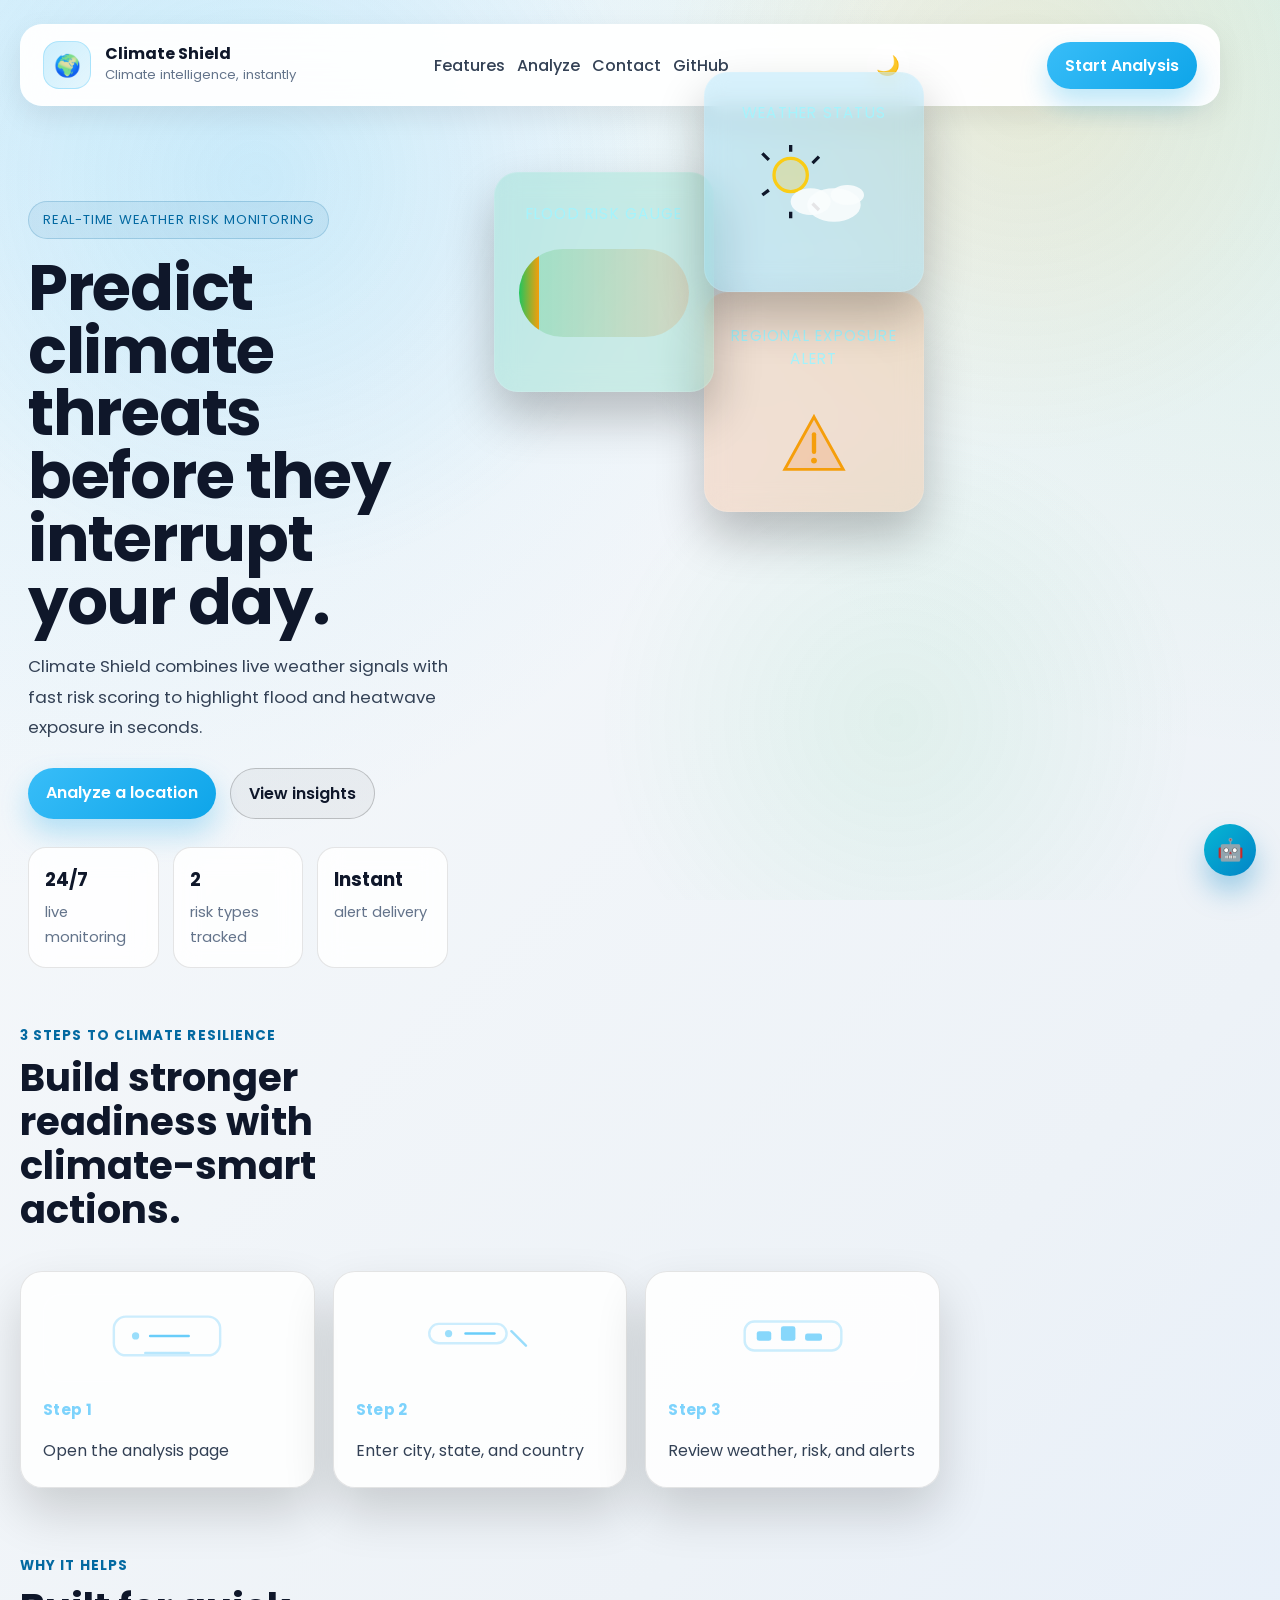
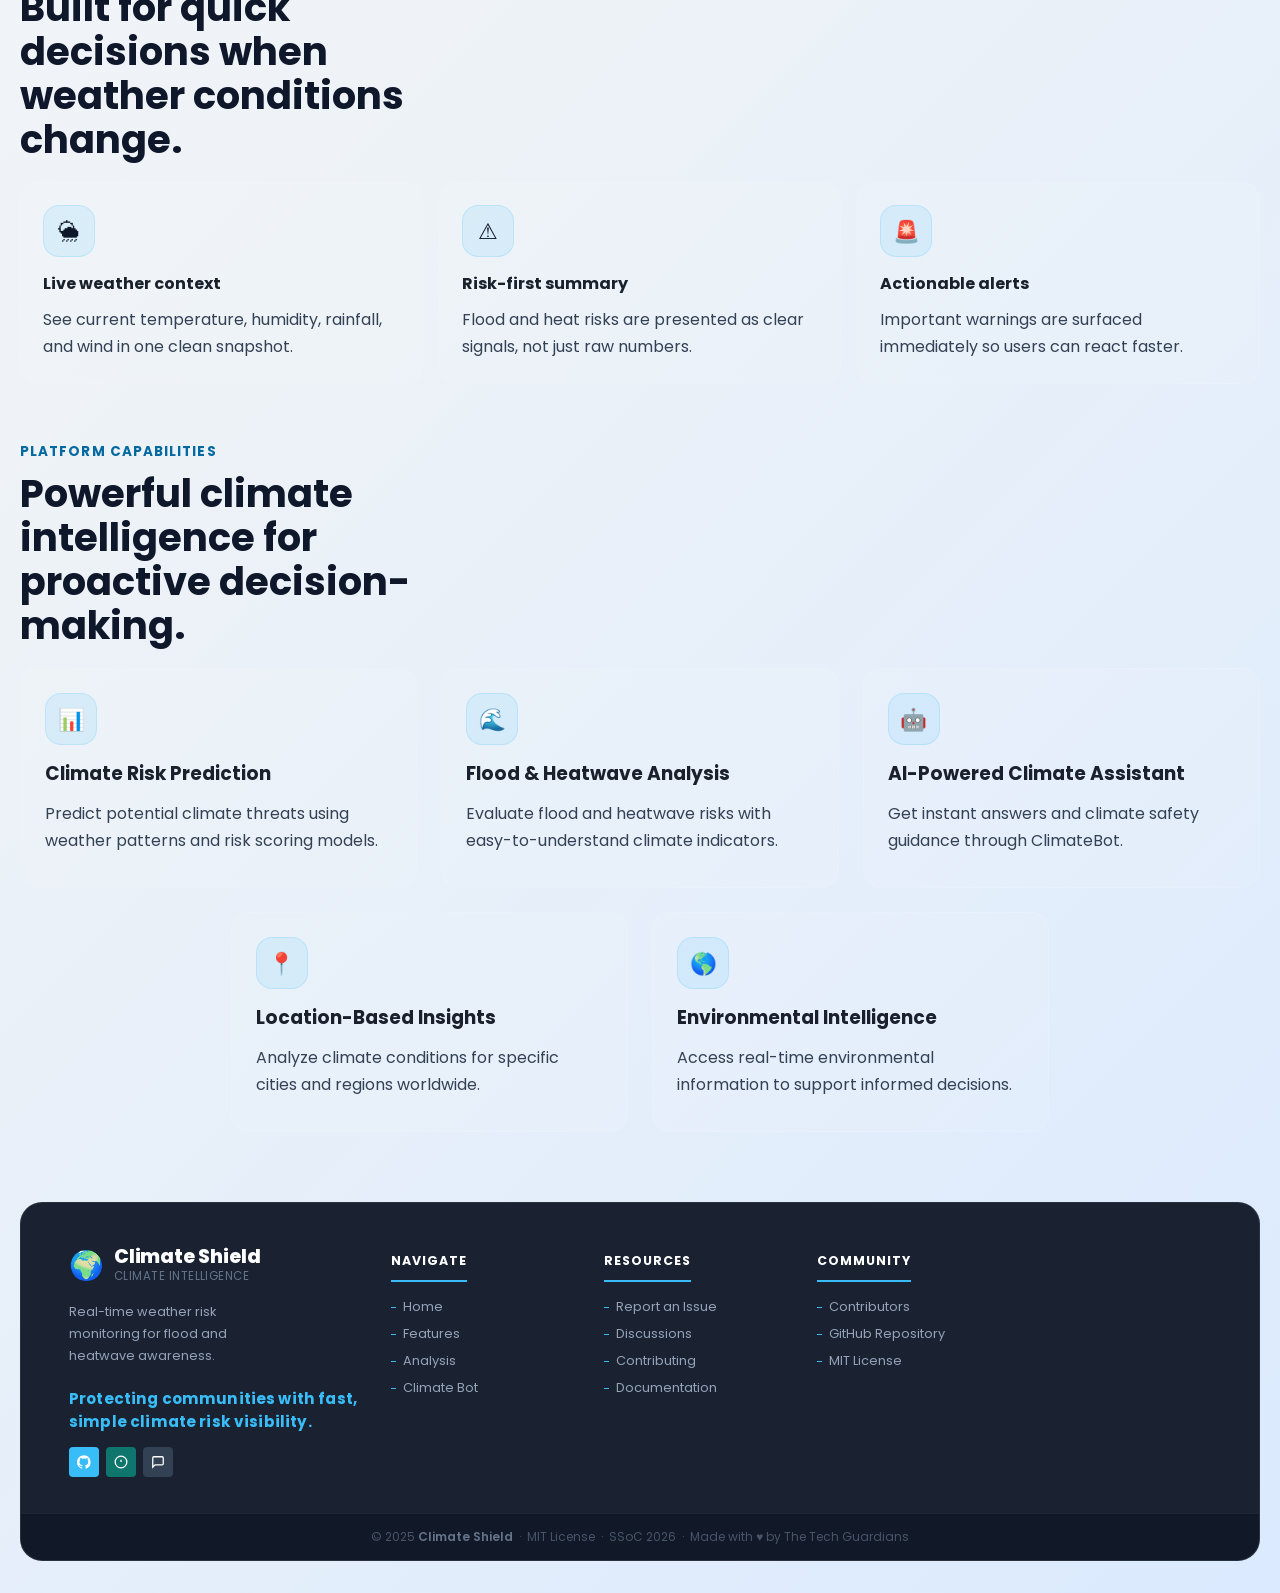
<file: Frontend/index.html>
<!doctype html>
<html lang="en">
  <head>
    <meta charset="UTF-8" />

    <meta name="viewport" content="width=device-width, initial-scale=1.0" />

    <title>Climate Shield | Home</title>

    <link rel="stylesheet" href="style.css" />

    <link rel="preconnect" href="https://fonts.googleapis.com" />

    <link rel="preconnect" href="https://fonts.gstatic.com" crossorigin />

    <link rel="icon" type="image/png" href="favicon.png" />

    <link
      href="https://fonts.googleapis.com/css2?family=Poppins:wght@300;400;500;600;700&display=swap"
      rel="stylesheet"
    />

    <script src="theme.js"></script>
  </head>

  <body>
    <div class="background-overlay"></div>

    <div class="page-shell">
      <nav class="navbar">
        <div class="brand-marks">
        <a class="brand" href="#home">
          <span class="brand-mark">🌍</span>
          <span>
            <strong>Climate Shield</strong>
            <small>Climate intelligence, instantly</small>
          </span>
        </a>
        </div>
        <div class="nav-links">
          <a href="#features">Features</a>
          <a href="Analysis/analysis.html">Analyze</a>
          <a href="#contact">Contact</a>
          <a
            href="https://github.com/thetechguardians/Climate-Shield"
            target="_blank"
            >GitHub</a
          >
        </div>
          <div id="theme-button">
        <button id="theme-toggle" class="theme-toggle" aria-label="Toggle light/dark mode"><span id="theme-icon">☀️</span></button> </div>
        <div id="analysis-button">
        <a class="nav-cta" href="Analysis/analysis.html">Start Analysis</a> </div>
      </nav>
        
      <main id="home" class="container">
        <section class="hero">
          <div class="hero-copy">
            <span class="eyebrow">Real-time weather risk monitoring</span>

            <h1>Predict climate threats before they interrupt your day.</h1>

            <p>
              Climate Shield combines live weather signals with fast risk
              scoring to highlight flood and heatwave exposure in seconds.
            </p>

            <div class="hero-actions">
              <a class="primary-action" href="Analysis/analysis.html"
                >Analyze a location</a
              >
              <a class="secondary-action" href="#features">View insights</a>
            </div>

            <div class="hero-stats">
              <div>
                <strong>24/7</strong>
                <span>live monitoring</span>
              </div>
              <div>
                <strong>2</strong>
                <span>risk types tracked</span>
              </div>
              <div>
                <strong>Instant</strong>
                <span>alert delivery</span>
              </div>
            </div>
          </div>

          <aside class="cs-hero-widget" aria-label="Live status">
            <div class="cs-hero-widget-shell">
              <div class="cs-hero-widget-card cs-hero-widget-card--top">
                <div class="cs-hero-widget-heading">Weather Status</div>
                <div class="cs-hero-widget-weather-icon" aria-hidden="true">
                  <svg viewBox="0 0 72 60" xmlns="http://www.w3.org/2000/svg">
                    <g class="cs-hero-widget-sun" fill="none" stroke="currentColor" stroke-width="2">
                      <circle cx="22" cy="18" r="10" fill="rgba(250, 204, 21, 0.25)" stroke="#facc15" />
                      <path d="M22 4v-4M22 40v4M8.9 8.9L5 5M39 39l-3.9-3.9M8.9 27.1L5 30M39 7l-3.9 3.9" />
                    </g>
                    <g class="cs-hero-widget-cloud" fill="currentColor" opacity="0.9">
                      <ellipse cx="48" cy="36" rx="16" ry="10" fill="rgba(255,255,255,0.9)" />
                      <ellipse cx="34" cy="34" rx="12" ry="8" fill="rgba(255,255,255,0.9)" />
                      <ellipse cx="56" cy="30" rx="10" ry="6" fill="rgba(255,255,255,0.9)" />
                    </g>
                  </svg>
                </div>
                <div class="cs-hero-widget-temp">
                  
                  <div class="cs-hero-widget-temp-meta">
                    
                  </div>
                </div>
              </div>

              <div class="cs-hero-widget-card cs-hero-widget-card--mid">
                <div class="cs-hero-widget-widget-title">Flood Risk Gauge</div>
                <div class="cs-hero-widget-gauge" aria-hidden="true">
                  <div class="cs-hero-widget-gauge-track"></div>
                  <div class="cs-hero-widget-gauge-fill" style="--fill:12%"></div>
                </div>
                <div class="cs-hero-widget-gauge-copy">
                  
                </div>
              </div>

              <div class="cs-hero-widget-card cs-hero-widget-card--bottom">
                <div class="cs-hero-widget-widget-title">REGIONAL EXPOSURE ALERT</div>
                
                <div class="cs-hero-widget-alert-icon" aria-hidden="true">
                  <svg viewBox="0 0 48 48" xmlns="http://www.w3.org/2000/svg">
                    <polygon points="24 4 44 40 4 40" fill="rgba(249, 115, 22, 0.18)" stroke="#f59e0b" stroke-width="2" />
                    <path d="M24 16v12" stroke="#f59e0b" stroke-width="3" stroke-linecap="round" />
                    <circle cx="24" cy="34" r="2" fill="#f59e0b" />
                  </svg>
                </div>
              </div>
            </div>
          </aside>

          <div class="hero-strip">
            <div class="hero-strip-title section-heading">
              <span>3 steps to climate resilience</span>
              <h2>Build stronger readiness with climate-smart actions.</h2>
            </div>

            <article class="hero-step-card">
              <div class="hero-step-card-visual" aria-hidden="true">
                <svg viewBox="0 0 96 52" xmlns="http://www.w3.org/2000/svg">
                  <rect x="4" y="8" width="88" height="32" rx="10" fill="none" stroke="currentColor" stroke-width="2" opacity="0.25" />
                  <circle cx="22" cy="24" r="3" fill="currentColor" opacity="0.5" />
                  <path d="M34 24h32" stroke="currentColor" stroke-width="2" stroke-linecap="round" opacity="0.75" />
                  <path d="M30 38h36" stroke="currentColor" stroke-width="2" stroke-linecap="round" opacity="0.35" />
                </svg>
              </div>
              <strong>Step 1</strong>
              <span>Open the analysis page</span>
            </article>

            <article class="hero-step-card">
              <div class="hero-step-card-visual" aria-hidden="true">
                <svg viewBox="0 0 96 52" xmlns="http://www.w3.org/2000/svg">
                  <rect x="6" y="14" width="64" height="16" rx="8" fill="none" stroke="currentColor" stroke-width="2" opacity="0.25" />
                  <circle cx="22" cy="22" r="3" fill="currentColor" opacity="0.5" />
                  <path d="M36 22h24" stroke="currentColor" stroke-width="2" stroke-linecap="round" opacity="0.75" />
                  <path d="M74 20l12 12" stroke="currentColor" stroke-width="2" stroke-linecap="round" opacity="0.5" />
                </svg>
              </div>
              <strong>Step 2</strong>
              <span>Enter city, state, and country</span>
            </article>

            <article class="hero-step-card">
              <div class="hero-step-card-visual" aria-hidden="true">
                <svg viewBox="0 0 96 52" xmlns="http://www.w3.org/2000/svg">
                  <rect x="8" y="12" width="80" height="24" rx="8" fill="none" stroke="currentColor" stroke-width="2" opacity="0.25" />
                  <rect x="18" y="20" width="12" height="8" rx="2" fill="currentColor" opacity="0.6" />
                  <rect x="38" y="16" width="12" height="12" rx="2" fill="currentColor" opacity="0.6" />
                  <rect x="58" y="22" width="14" height="6" rx="2" fill="currentColor" opacity="0.6" />
                </svg>
              </div>
              <strong>Step 3</strong>
              <span>Review weather, risk, and alerts</span>
            </article>
          </div>
        </section>

        <section id="features" class="feature-section">
          <div class="section-heading">
            <span>Why it helps</span>
            <h2>Built for quick decisions when weather conditions change.</h2>
          </div>

          <div class="feature-grid">
            <article class="feature-card">
              <div class="feature-icon">🌦</div>
              <h3>Live weather context</h3>
              <p>
                See current temperature, humidity, rainfall, and wind in one
                clean snapshot.
              </p>
            </article>

            <article class="feature-card">
              <div class="feature-icon">⚠</div>
              <h3>Risk-first summary</h3>
              <p>
                Flood and heat risks are presented as clear signals, not just
                raw numbers.
              </p>
            </article>

            <article class="feature-card">
              <div class="feature-icon">🚨</div>
              <h3>Actionable alerts</h3>
              <p>
                Important warnings are surfaced immediately so users can react
                faster.
              </p>
            </article>
          </div>
        </section>
        <section class="capabilities-section">
          <div class="section-heading">
            <span>Platform Capabilities</span>
            <h2>
              Powerful climate intelligence for proactive decision-making.
            </h2>
          </div>

          <div class="capability-grid">
            <article class="capability-card">
              <div class="feature-icon">📊</div>
              <h3>Climate Risk Prediction</h3>
              <p>
                Predict potential climate threats using weather patterns and
                risk scoring models.
              </p>
            </article>

            <article class="capability-card">
              <div class="feature-icon">🌊</div>
              <h3>Flood & Heatwave Analysis</h3>
              <p>
                Evaluate flood and heatwave risks with easy-to-understand
                climate indicators.
              </p>
            </article>

            <article class="capability-card">
              <div class="feature-icon">🤖</div>
              <h3>AI-Powered Climate Assistant</h3>
              <p>
                Get instant answers and climate safety guidance through
                ClimateBot.
              </p>
            </article>

            <article class="capability-card">
              <div class="feature-icon">📍</div>
              <h3>Location-Based Insights</h3>
              <p>
                Analyze climate conditions for specific cities and regions
                worldwide.
              </p>
            </article>

            <article class="capability-card">
              <div class="feature-icon">🌎</div>
              <h3>Environmental Intelligence</h3>
              <p>
                Access real-time environmental information to support informed
                decisions.
              </p>
            </article>
          </div>
        </section>
      </main>

      <footer id="contact" style="
        display: block !important;
        background: #1a2232 !important;
        padding: 0 !important;
        margin-top: 30px;
        border-radius: 22px;
        border: 1px solid rgba(255,255,255,0.07);
      ">

        <!-- main footer content -->
        <div style="padding: 44px 48px 36px; display: grid; grid-template-columns: 1.6fr 1fr 1fr 1fr 1fr; gap: 32px; align-items: start;">

          <!-- col 1: brand -->
          <div>
            <div style="display:flex; align-items:center; gap:10px; margin-bottom:16px;">
              <span style="font-size:28px; line-height:1;">🌍</span>
              <div>
                <div style="font-size:1.2rem; font-weight:800; color:#ffffff; letter-spacing:-0.01em; line-height:1;">Climate Shield</div>
                <div style="font-size:0.72rem; color:#64748b; letter-spacing:0.04em; margin-top:2px; text-transform:uppercase;">Climate Intelligence</div>
              </div>
            </div>
            <p style="font-size:0.8rem; color:#94a3b8; line-height:1.7; margin-bottom:20px; max-width:200px;">
              Real-time weather risk monitoring for flood and heatwave awareness.
            </p>
            <!-- phone-style contact -->
            <div style="font-size:0.95rem; font-weight:700; color:#38bdf8; margin-bottom:14px; letter-spacing:0.01em;">
              Protecting communities with fast, simple climate risk visibility.
            </div>
            <!-- social icons row -->
            <div style="display:flex; gap:7px;">
              <a href="https://github.com/thetechguardians/Climate-Shield" target="_blank" rel="noopener"
                 style="width:30px;height:30px;border-radius:4px;background:#38bdf8;display:flex;align-items:center;justify-content:center;text-decoration:none;"
                 onmouseover="this.style.background='#0ea5e9'" onmouseout="this.style.background='#38bdf8'">
                <svg width="14" height="14" fill="white" viewBox="0 0 24 24"><path d="M12 .3a12 12 0 0 0-3.8 23.4c.6.1.8-.3.8-.6v-2c-3.3.7-4-1.6-4-1.6-.6-1.4-1.4-1.8-1.4-1.8-1-.7.1-.7.1-.7 1.2.1 1.8 1.2 1.8 1.2 1 1.8 2.8 1.3 3.5 1 .1-.8.4-1.3.7-1.6-2.7-.3-5.5-1.3-5.5-5.9 0-1.3.5-2.4 1.2-3.2 0-.4-.5-1.6.2-3.2 0 0 1-.3 3.3 1.2a11.5 11.5 0 0 1 6 0C17 4.7 18 5 18 5c.7 1.6.2 2.8.1 3.2.8.8 1.2 1.9 1.2 3.2 0 4.6-2.8 5.6-5.5 5.9.5.4.9 1.2.9 2.3v3.3c0 .3.2.7.8.6A12 12 0 0 0 12 .3"/></svg>
              </a>
              <a href="https://github.com/thetechguardians/Climate-Shield/issues" target="_blank" rel="noopener"
                 style="width:30px;height:30px;border-radius:4px;background:#0f766e;display:flex;align-items:center;justify-content:center;text-decoration:none;"
                 onmouseover="this.style.background='#0d9488'" onmouseout="this.style.background='#0f766e'">
                <svg width="14" height="14" fill="none" stroke="white" stroke-width="2.2" viewBox="0 0 24 24"><circle cx="12" cy="12" r="10"/><line x1="12" y1="8" x2="12" y2="12"/><line x1="12" y1="16" x2="12.01" y2="16"/></svg>
              </a>
              <a href="https://github.com/thetechguardians/Climate-Shield/discussions" target="_blank" rel="noopener"
                 style="width:30px;height:30px;border-radius:4px;background:#334155;display:flex;align-items:center;justify-content:center;text-decoration:none;"
                 onmouseover="this.style.background='#475569'" onmouseout="this.style.background='#334155'">
                <svg width="14" height="14" fill="none" stroke="white" stroke-width="2.2" viewBox="0 0 24 24"><path d="M21 15a2 2 0 0 1-2 2H7l-4 4V5a2 2 0 0 1 2-2h14a2 2 0 0 1 2 2z"/></svg>
              </a>
            </div>
          </div>

          <!-- col 2: navigate -->
          <div>
            <p style="font-size:0.78rem;font-weight:700;color:#ffffff;text-transform:uppercase;letter-spacing:0.08em;margin-bottom:16px;padding-bottom:10px;border-bottom:2px solid #38bdf8;display:inline-block;">Navigate</p>
            <div style="display:flex;flex-direction:column;gap:9px;">
              <a href="#home"                  style="font-size:0.8rem;color:#94a3b8;text-decoration:none;display:flex;align-items:center;gap:7px;transition:color 0.2s;" onmouseover="this.style.color='#38bdf8'" onmouseout="this.style.color='#94a3b8'"><span style="width:5px;height:1.5px;background:#38bdf8;display:inline-block;flex-shrink:0;"></span>Home</a>
              <a href="#features"              style="font-size:0.8rem;color:#94a3b8;text-decoration:none;display:flex;align-items:center;gap:7px;" onmouseover="this.style.color='#38bdf8'" onmouseout="this.style.color='#94a3b8'"><span style="width:5px;height:1.5px;background:#38bdf8;display:inline-block;flex-shrink:0;"></span>Features</a>
              <a href="Analysis/analysis.html" style="font-size:0.8rem;color:#94a3b8;text-decoration:none;display:flex;align-items:center;gap:7px;" onmouseover="this.style.color='#38bdf8'" onmouseout="this.style.color='#94a3b8'"><span style="width:5px;height:1.5px;background:#38bdf8;display:inline-block;flex-shrink:0;"></span>Analysis</a>
              <a href="#chatbot-panel"         style="font-size:0.8rem;color:#94a3b8;text-decoration:none;display:flex;align-items:center;gap:7px;" onmouseover="this.style.color='#38bdf8'" onmouseout="this.style.color='#94a3b8'"><span style="width:5px;height:1.5px;background:#38bdf8;display:inline-block;flex-shrink:0;"></span>Climate Bot</a>
            </div>
          </div>

          <!-- col 3: resources -->
          <div>
            <p style="font-size:0.78rem;font-weight:700;color:#ffffff;text-transform:uppercase;letter-spacing:0.08em;margin-bottom:16px;padding-bottom:10px;border-bottom:2px solid #38bdf8;display:inline-block;">Resources</p>
            <div style="display:flex;flex-direction:column;gap:9px;">

              <a href="https://github.com/thetechguardians/Climate-Shield/issues" target="_blank" rel="noopener"
                 style="font-size:0.8rem;color:#94a3b8;text-decoration:none;display:flex;align-items:center;gap:7px;" onmouseover="this.style.color='#38bdf8'" onmouseout="this.style.color='#94a3b8'"><span style="width:5px;height:1.5px;background:#38bdf8;display:inline-block;flex-shrink:0;"></span>Report an Issue</a>
              <a href="https://github.com/thetechguardians/Climate-Shield/discussions" target="_blank" rel="noopener"
                 style="font-size:0.8rem;color:#94a3b8;text-decoration:none;display:flex;align-items:center;gap:7px;" onmouseover="this.style.color='#38bdf8'" onmouseout="this.style.color='#94a3b8'"><span style="width:5px;height:1.5px;background:#38bdf8;display:inline-block;flex-shrink:0;"></span>Discussions</a>
              <a href="https://github.com/thetechguardians/Climate-Shield/blob/main/CONTRIBUTING.md" target="_blank" rel="noopener"
                 style="font-size:0.8rem;color:#94a3b8;text-decoration:none;display:flex;align-items:center;gap:7px;" onmouseover="this.style.color='#38bdf8'" onmouseout="this.style.color='#94a3b8'"><span style="width:5px;height:1.5px;background:#38bdf8;display:inline-block;flex-shrink:0;"></span>Contributing</a>
              <a href="https://github.com/thetechguardians/Climate-Shield/blob/main/README.md" target="_blank" rel="noopener"
                 style="font-size:0.8rem;color:#94a3b8;text-decoration:none;display:flex;align-items:center;gap:7px;" onmouseover="this.style.color='#38bdf8'" onmouseout="this.style.color='#94a3b8'"><span style="width:5px;height:1.5px;background:#38bdf8;display:inline-block;flex-shrink:0;"></span>Documentation</a>
            </div>
          </div>

          

          <!-- col 4: Community -->
          <div>
            <p style="font-size:0.78rem;font-weight:700;color:#ffffff;text-transform:uppercase;letter-spacing:0.08em;margin-bottom:16px;padding-bottom:10px;border-bottom:2px solid #38bdf8;display:inline-block;">Community</p>
            <div style="display:flex;flex-direction:column;gap:9px;">
             
              <a href="https://github.com/thetechguardians/Climate-Shield/graphs/contributors" style="font-size:0.8rem;color:#94a3b8;text-decoration:none;display:flex;align-items:center;gap:7px;" onmouseover="this.style.color='#38bdf8'" onmouseout="this.style.color='#94a3b8'"><span style="width:5px;height:1.5px;background:#38bdf8;display:inline-block;flex-shrink:0;"></span>Contributors</a>
                            <a href="https://github.com/thetechguardians/Climate-Shield" target="_blank" rel="noopener"
                 style="font-size:0.8rem;color:#94a3b8;text-decoration:none;display:flex;align-items:center;gap:7px;" onmouseover="this.style.color='#38bdf8'" onmouseout="this.style.color='#94a3b8'"><span style="width:5px;height:1.5px;background:#38bdf8;display:inline-block;flex-shrink:0;"></span>GitHub Repository</a>
              <a href="https://github.com/thetechguardians/Climate-Shield/blob/main/LICENSE" target="_blank" rel="noopener"
                 style="font-size:0.8rem;color:#94a3b8;text-decoration:none;display:flex;align-items:center;gap:7px;" onmouseover="this.style.color='#38bdf8'" onmouseout="this.style.color='#94a3b8'"><span style="width:5px;height:1.5px;background:#38bdf8;display:inline-block;flex-shrink:0;"></span>MIT License</a>
            </div>
          </div>

        </div><!-- /main grid -->

        <!-- copyright bar — darker strip like IQMS -->
        <div style="background:#111827; border-top:1px solid rgba(255,255,255,0.06); padding:14px 48px; display:flex; align-items:center; justify-content:center; border-radius:0 0 22px 22px;">
          <p style="font-size:0.75rem; color:#475569; margin:0; text-align:center;">
            &copy; 2025 <strong style="color:#64748b; font-weight:600;">Climate Shield</strong>
            &nbsp;&middot;&nbsp; MIT License
            &nbsp;&middot;&nbsp; SSoC 2026
            &nbsp;&middot;&nbsp; Made with &#9829; by The Tech Guardians
          </p>
        </div>

        <!-- responsive styles -->
        <style>
          @media (max-width: 1024px) {
            #contact > div:first-of-type {
              grid-template-columns: 1fr 1fr 1fr !important;
            }
          }
          @media (max-width: 700px) {
            #contact > div:first-of-type {
              grid-template-columns: 1fr 1fr !important;
              padding: 32px 24px 28px !important;
            }
            #contact > div:last-of-type {
              padding-left: 24px !important;
              padding-right: 24px !important;
            }
          }
          @media (max-width: 480px) {
            #contact > div:first-of-type {
              grid-template-columns: 1fr !important;
            }
          }
        </style>

      </footer>

      <button
        id="chatbot-toggle"
        class="chatbot-toggle"
        type="button"
        aria-controls="chatbot-panel"
        aria-expanded="false"
        aria-label="Open ClimateBot"
        title="Open ClimateBot"
      >
        🤖
      </button>

      <section
        id="chatbot-panel"
        class="chatbot-panel hidden"
        aria-label="ClimateBot chat panel"
      >
        <div class="chatbot-header">
          <div>
            <strong>ClimateBot Assistant</strong>
            <small
              >Ask about floods, heatwaves, cyclones, and climate change.</small
            >
          </div>
          <button
            id="chatbot-close"
            class="chatbot-close"
            type="button"
            aria-label="Close chatbot"
          >
            ✕
          </button>
        </div>

        <div id="chatbot-messages" class="chatbot-messages">
          <div class="chatbot-message bot-message">
            Hello, I am ClimateBot. Ask me any climate safety question.
          </div>
        </div>

        <form id="chatbot-form" class="chatbot-form">
          <input
            id="chatbot-input"
            type="text"
            placeholder="Type your question..."
            autocomplete="off"
          />
          <button type="submit">Send</button>
        </form>

        <div id="chatbot-status" class="chatbot-status hidden"></div>
      </section>
    </div>

    <script src="script.js"></script>
    <script src="chatbot.js"></script>
</body>
</html>
</file>
<file: Frontend/style.css>
* {
  margin: 0;
  padding: 0;
  box-sizing: border-box;
  font-family: "Poppins", sans-serif;
}

:root {
  --bg-primary:    #0f1117;
  --bg-secondary:  #161b27;
  --bg-card:       #1a1f2e;
  --text-primary:  #ffffff;
  --text-muted:    #8892a4;
  --text-heading:  #e2e8f0;
  --border-color:  rgba(255, 255, 255, 0.1);
  --border-strong: rgba(255, 255, 255, 0.2);
  --shadow-color:  rgba(0, 0, 0, 0.4);
  --input-bg:      #1a1f2e;
  --btn-bg:        rgba(255, 255, 255, 0.07);
  --btn-hover:     rgba(255, 255, 255, 0.12);
  --bg-0: #020617;
  --bg-1: #0f172a;
  --bg-2: #1e293b;
  --panel: rgba(255, 255, 255, 0.08);
  --panel-strong: rgba(255, 255, 255, 0.12);
  --text: #f8fafc;
  --muted: #cbd5e1;
  --muted-2: #94a3b8;
  --accent: #38bdf8;
  --accent-2: #0ea5e9;
  --success: #22c55e;
  --danger: #ef4444;
  --warning: #f59e0b;
  --shadow: 0 24px 60px rgba(0, 0, 0, 0.35);
}

[data-theme="light"] {
  --bg-primary:    #f4f6fa;
  --bg-secondary:  #eaecf2;
  --bg-card:       #ffffff;
  --text-primary:  #0f1117;
  --text-muted:    #5a6475;
  --text-heading:  #1a202c;
  --border-color:  rgba(0, 0, 0, 0.1);
  --border-strong: rgba(0, 0, 0, 0.2);
  --shadow-color:  rgba(0, 0, 0, 0.1);
  --input-bg:      #ffffff;
  --btn-bg:        rgba(0, 0, 0, 0.04);
  --btn-hover:     rgba(0, 0, 0, 0.08);
  --bg-0:          #f8fafc;
  --bg-1:          #edf2f7;
  --bg-2:          #dbeafe;
  --panel:         rgba(255, 255, 255, 0.85);
  --panel-strong:  rgba(255, 255, 255, 0.95);
  --text:          #0f172a;
  --muted:         #334155;
  --muted-2:       #64748b;
  --shadow:        0 10px 30px rgba(0, 0, 0, 0.08);
}

.theme-toggle {
  width: 42px;
  height: 42px;
  border-radius: 50%;
  border: none;
  cursor: pointer;
  font-size: 1.2rem;
  background: var(--panel);
  color: var(--text);
  display: flex;
  align-items: center;
  justify-content: center;
}

.theme-toggle:hover {
  transform: scale(1.05);
}

html {
  scroll-behavior: smooth;
}

body {
  min-height: 100vh;
  color: var(--text);
  background:
    radial-gradient(
      circle at top left,
      rgba(56, 189, 248, 0.16),
      transparent 26%
    ),
    radial-gradient(
      circle at top right,
      rgba(34, 197, 94, 0.1),
      transparent 22%
    ),
    linear-gradient(135deg, var(--bg-0), var(--bg-1), var(--bg-2));
  overflow-x: hidden;
}

body::before {
  content: "";
  position: fixed;
  inset: 0;
  background-image:
    linear-gradient(rgba(255, 255, 255, 0.025) 1px, transparent 1px),
    linear-gradient(90deg, rgba(255, 255, 255, 0.025) 1px, transparent 1px);
  background-size: 64px 64px;
  pointer-events: none;
  opacity: 0.4;
}

.background-overlay {
  position: fixed;
  inset: 0;
  background:
    radial-gradient(
      circle at 20% 20%,
      rgba(56, 189, 248, 0.14),
      transparent 32%
    ),
    radial-gradient(
      circle at 80% 10%,
      rgba(245, 158, 11, 0.1),
      transparent 28%
    ),
    radial-gradient(circle at 70% 80%, rgba(34, 197, 94, 0.08), transparent 26%);
  z-index: -1;
}

.page-shell {
  position: relative;
  z-index: 1;
  width: min(1240px, calc(100% - 32px));
  margin: 0 auto;
  padding: 24px 0 32px;
}

.navbar {
  display: flex;
  align-items: center;
  position:fixed;
  z-index: 2;
  justify-content: space-between;
  gap: 20px;
  padding: 16px 22px;
  flex-wrap: wrap;
  border: 1px solid rgba(255, 255, 255, 0.12);
  border-radius: 22px;
  background: var(--panel-strong);
  backdrop-filter: blur(18px);
  box-shadow: var(--shadow);
  margin-bottom: 28px;
   width: calc(100% - 32px);
  max-width: 1200px;         /* caps it on large screens */
  margin: 0 auto; 
}

body.light-mode .navbar {
  background: rgba(255, 255, 255, 0.35);
  backdrop-filter: blur(20px);
  border: 1px solid rgba(0, 0, 0, 0.08);
}

.brand {
  display: flex;
  align-items: center;
  gap: 14px;
  text-decoration: none;
  color: var(--text);
  min-width: 0;
}

.brand-mark {
  width: 48px;
  height: 48px;
  display: grid;
  place-items: center;
  border-radius: 16px;
  background: linear-gradient(
    135deg,
    rgba(56, 189, 248, 0.24),
    rgba(14, 165, 233, 0.1)
  );
  border: 1px solid rgba(56, 189, 248, 0.28);
  font-size: 1.35rem;
  flex: 0 0 auto;
}

.brand strong {
  display: block;
  font-size: 1rem;
  line-height: 1.1;
}

.brand small {
  display: block;
  color: var(--muted-2);
  font-size: 0.82rem;
  margin-top: 2px;
}

.nav-links {
  display: flex;
  align-items: center;
  justify-content: center;
  gap: 12px;
  flex-wrap: nowrap;
}

.nav-links a,
.footer-links a {
  color: var(--muted);
  text-decoration: none;
  font-weight: 500;
  transition:
    color 0.2s ease,
    transform 0.2s ease;
}

.nav-links a:hover,
.footer-links a:hover,
.contact-links a:hover {
  color: white;
  transform: translateY(-1px);
}

.nav-cta,
.primary-action,
.secondary-action {
  text-decoration: none;
  font-weight: 600;
  border-radius: 999px;
  padding: 12px 18px;
  transition:
    transform 0.2s ease,
    box-shadow 0.2s ease,
    background 0.2s ease;
  white-space: nowrap;
}

.nav-cta,
.primary-action {
  color: white;
  background: linear-gradient(135deg, var(--accent), var(--accent-2));
  box-shadow: 0 14px 28px rgba(14, 165, 233, 0.28);
}

.secondary-action {
  color: var(--text);
  background: var(--btn-bg);
  border: 1px solid var(--border-strong);
}

.nav-cta:hover,
.primary-action:hover,
.secondary-action:hover {
  transform: translateY(-2px);
}

.container {
  width: 100%;
}

.hero {
  display: grid;
  grid-template-columns: minmax(0, 1fr);
  gap: 24px;
  align-items: start;
  padding: 18px 0 34px;
  max-width: 920px;
}

.hero-copy {
  margin-top: 15vh;
  padding: 24px 8px;
}

.cs-hero-widget-shell {
  position: relative;
  min-height: 420px;
  width: 100%;
  max-width: 400px;
}

.cs-hero-widget-card {
  position: absolute;
  top: 0;
  right: 0;
  width: 260px;
  height: 260px;
  padding: 24px;
  border-radius: 24px;
  background: rgba(15, 23, 42, 0.72);
  border: 1px solid rgba(255, 255, 255, 0.1);
  box-shadow: 0 24px 48px rgba(0, 0, 0, 0.24);
  backdrop-filter: blur(12px);
  -webkit-backdrop-filter: blur(12px);
  color: var(--text);
  display: grid;
  align-items: center;
  justify-items: center;
  text-align: center;
}

.cs-hero-widget-card--top {
  top: 30px;
  right: 16px;
  z-index: 3;
  width: 220px;
  height: 220px;
  background: rgba(14, 165, 233, 0.16);
}

.cs-hero-widget-card--mid {
  top: 130px;
  left: 14px;
  right: auto;
  z-index: 2;
  width: 220px;
  height: 220px;
  background: rgba(16, 185, 129, 0.16);
}

.cs-hero-widget-card--bottom {
  top: 250px;
  right: 16px;
  left: auto;
  z-index: 1;
  width: 220px;
  height: 220px;
  background: rgba(249, 115, 22, 0.16);
}

.cs-hero-widget-heading,
.cs-hero-widget-widget-title {
  font-size: 0.95rem;
  letter-spacing: 0.08em;
  text-transform: uppercase;
  color: #a5f3fc;
  margin-bottom: 14px;
}

.cs-hero-widget-temp {
  display: grid;
  gap: 18px;
}

.cs-hero-widget-temp-value {
  font-size: clamp(2.6rem, 4vw, 3.8rem);
  font-weight: 700;
  line-height: 0.95;
}

.cs-hero-widget-temp-meta {
  display: inline-flex;
  align-items: center;
  gap: 10px;
  color: var(--muted);
  font-size: 0.96rem;
}

.cs-hero-widget-weather-icon {
  width: 100%;
  display: grid;
  place-items: center;
  margin-bottom: 12px;
}

.cs-hero-widget-weather-icon svg {
  width: 120px;
  height: auto;
}

.cs-hero-widget-sun {
  transform-origin: center;
  animation: cs-sun-glow 5s ease-in-out infinite;
}

.cs-hero-widget-cloud {
  transform-origin: center;
  animation: cs-cloud-float 6s ease-in-out infinite;
}

.cs-hero-widget-temp-meta svg {
  width: 24px;
  height: 24px;
  color: #facc15;
}

.cs-hero-widget-gauge {
  position: relative;
  width: 100%;
  height: 88px;
  border-radius: 999px;
  background: rgba(255, 255, 255, 0.05);
  overflow: hidden;
}

.cs-hero-widget-gauge-track {
  position: absolute;
  inset: 0;
  background: linear-gradient(90deg, rgba(34, 197, 94, 0.24), rgba(248, 113, 20, 0.16));
}

.cs-hero-widget-gauge-fill {
  position: absolute;
  inset: 0;
  width: var(--fill);
  background: linear-gradient(90deg, #22c55e, #f59e0b);
  clip-path: inset(0 0 0 0 round 999px);
  transition: width 0.4s ease;
  animation: cs-gauge-slide 12s ease-in-out infinite alternate;
}

.cs-hero-widget-gauge-copy {
  display: flex;
  justify-content: space-between;
  gap: 12px;
  margin-top: 14px;
  color: var(--muted);
  font-size: 0.95rem;
}

.cs-hero-widget-gauge-copy strong {
  font-size: 1.1rem;
  color: #ffffff;
}

.cs-hero-widget-alert-pill {
  display: inline-flex;
  align-items: center;
  justify-content: center;
  padding: 12px 14px;
  margin-bottom: 14px;
  border-radius: 999px;
  color: #f97316;
  background: rgba(249, 115, 22, 0.12);
  border: 1px solid rgba(249, 115, 22, 0.18);
  font-weight: 700;
  letter-spacing: 0.04em;
}

.cs-hero-widget-card--bottom p {
  margin: 0;
  color: var(--muted);
  line-height: 1.8;
  font-size: 0.96rem;
}

.cs-hero-widget-alert-icon {
  display: grid;
  place-items: center;
  margin-top: 14px;
  width: 70px;
  height: 70px;
  animation: cs-alert-pulse 1.8s ease-in-out infinite;
}

.cs-hero-widget-alert-icon svg {
  width: 100%;
  height: auto;
}

@keyframes cs-alert-pulse {
  0%, 100% { transform: scale(1); opacity: 0.92; }
  50% { transform: scale(1.08); opacity: 1; }
}

@keyframes cs-wave {
  0%, 100% { opacity: 0.45; transform: scaleY(1); }
  50% { opacity: 1; transform: scaleY(1.4); }
}

@keyframes cs-sun-glow {
  0%, 100% { transform: scale(1); opacity: 0.85; }
  50% { transform: scale(1.08); opacity: 1; }
}

@keyframes cs-cloud-float {
  0%, 100% { transform: translateX(0); }
  50% { transform: translateX(6px); }
}

@keyframes cs-gauge-slide {
  0% {
    width: var(--fill);
  }
  100% {
    width: 100%;
  }
}

.hero-strip {
  grid-column: 1 / -1;
  display: grid;
  grid-template-columns: repeat(3, minmax(0, 1fr));
  gap: 18px;
  padding: 10px 0 0;
  align-items: start;
  width: 100%;
}

.hero-step-card {
  display: grid;
  grid-template-rows: auto 1fr;
  gap: 16px;
  padding: 22px;
  border-radius: 22px;
  background: var(--panel);
  border: 1px solid var(--border-color);
  box-shadow: 0 24px 50px rgba(0, 0, 0, 0.16);
  min-height: 190px;
}

@media (min-width: 980px) {
  .hero {
    grid-template-columns: minmax(0, 1.35fr) minmax(360px, 460px);
  }

  .cs-hero-widget {
    padding: 0;
    justify-self: end;
    width: 100%;
  }

  .cs-hero-widget-shell {
    max-width: 460px;
  }
}

@media (max-width: 980px) {
  .cs-hero-widget-shell {
    min-height: auto;
  }

  .cs-hero-widget-card,
  .cs-hero-widget-card--top,
  .cs-hero-widget-card--mid,
  .cs-hero-widget-card--bottom {
    position: relative;
    left: auto;
    right: auto;
    top: auto;
    transform: none;
    width: 100%;
    max-width: 320px;
    height: auto;
    margin: 0 auto 18px;
    padding: 22px;
    border-radius: 28px;
  }

  .cs-hero-widget-card--mid,
  .cs-hero-widget-card--bottom {
    right: auto;
  }
}

.hero-copy h1 {
  font-size: clamp(2.6rem, 5vw, 5rem);
  line-height: 0.98;
  letter-spacing: -0.02em;
  max-width: 10.5ch;
}

.hero-copy p {
  margin-top: 18px;
  max-width: 58ch;
  font-size: 1.05rem;
  line-height: 1.8;
  color: var(--muted);
}

.hero-actions {
  display: flex;
  gap: 14px;
  flex-wrap: wrap;
  margin-top: 26px;
}

.hero-stats {
  display: grid;
  grid-template-columns: repeat(3, minmax(0, 1fr));
  gap: 14px;
  margin-top: 28px;
}

.hero-stats div {
  padding: 18px 16px;
  border-radius: 18px;
  background: var(--panel);
  border: 1px solid var(--border-color);
  backdrop-filter: blur(12px);
}

.hero-stats strong {
  display: block;
  font-size: 1.15rem;
  margin-bottom: 6px;
}

.hero-stats span {
  color: var(--muted-2);
  font-size: 0.92rem;
}

.hero-strip {
  display: grid;
  grid-template-columns: repeat(3, minmax(0, 1fr));
  gap: 18px;
  padding: 10px 0 0;
  align-items: start;
  width: 100%;
}

.hero-strip-title {
  grid-column: 1 / -1;
  padding: 0;
}

.hero-step-card {
  display: grid;
  grid-template-rows: auto 1fr;
  gap: 16px;
  padding: 22px;
  border-radius: 22px;
  background: var(--panel);
  border: 1px solid var(--border-color);
  box-shadow: 0 24px 50px rgba(0, 0, 0, 0.16);
  min-height: 190px;
}

.hero-step-card strong {
  display: block;
  color: #7dd3fc;
  font-size: 0.95rem;
  letter-spacing: 0.02em;
}

.hero-step-card span {
  color: var(--muted);
  line-height: 1.7;
}

.hero-step-card-visual {
  display: flex;
  align-items: center;
  justify-content: center;
  padding: 12px;
  border-radius: 18px;
  background: rgba(255, 255, 255, 0.06);
  border: 1px solid rgba(255, 255, 255, 0.1);
}

.hero-step-card-visual svg {
  width: 100%;
  max-width: 116px;
  height: auto;
  color: var(--accent);
}

.hero-step-card:last-child {
  align-self: start;
}

.full-width-action {
  justify-self: stretch;
  display: inline-flex;
  justify-content: center;
  align-items: center;
}

.feature-section {
  padding: 34px 0 18px;
}

.capabilities-section {
  padding: 40px 0;
}

.capability-grid {
  display: grid;
  grid-template-columns: repeat(6, 1fr);
  gap: 24px;
}

.capability-card:nth-child(1) {
  grid-column: 1 / 3;
}

.capability-card:nth-child(2) {
  grid-column: 3 / 5;
}

.capability-card:nth-child(3) {
  grid-column: 5 / 7;
}

.capability-card:nth-child(4) {
  grid-column: 2 / 4;
}

.capability-card:nth-child(5) {
  grid-column: 4 / 6;
}

.capability-card {
  min-height: 220px;
  padding: 24px;
  border-radius: 18px;
  background: rgba(255, 255, 255, 0.08);
  border: 1px solid rgba(255, 255, 255, 0.1);
  transition: all 0.3s ease;
}

.capability-card:hover {
  transform: translateY(-5px);
  background: var(--btn-hover);
}

.capability-card h3 {
  margin-bottom: 12px;
  color: var(--text-heading);
}

.capability-card p {
  color: var(--muted);
  line-height: 1.7;
}

.section-heading {
  display: flex;
  flex-direction: column;
  gap: 10px;
  margin-bottom: 20px;
}

.section-heading span {
  color: #7dd3fc;
  font-weight: 700;
  text-transform: uppercase;
  letter-spacing: 0.08em;
  font-size: 0.84rem;
}

.section-heading h2 {
  font-size: clamp(1.5rem, 3vw, 2.4rem);
  max-width: 18ch;
  line-height: 1.15;
}

.feature-grid {
  display: grid;
  grid-template-columns: repeat(auto-fit, minmax(220px, 1fr));
  gap: 16px;
}

.feature-card {
  min-height: 190px;
  background: rgba(255, 255, 255, 0.08);
  border: 1px solid rgba(255, 255, 255, 0.1);
  border-radius: 18px;
  padding: 22px;
  transition:
    transform 0.2s ease,
    background 0.2s ease,
    border-color 0.2s ease;
}

.feature-card:hover {
  transform: translateY(-3px);
  background: rgba(255, 255, 255, 0.12);
  border-color: rgba(255, 255, 255, 0.14);
}

.feature-icon {
  width: 52px;
  height: 52px;
  display: grid;
  place-items: center;
  border-radius: 16px;
  background: rgba(56, 189, 248, 0.12);
  border: 1px solid rgba(56, 189, 248, 0.18);
  font-size: 1.35rem;
  margin-bottom: 14px;
}

.feature-card h3 {
  margin-bottom: 10px;
  color: #e2e8f0;
  font-size: 1rem;
}

.feature-card p {
  color: var(--muted);
  line-height: 1.7;
}

.footer {
  margin-top: 30px;
  border-radius: 22px;
  border: 1px solid var(--border-color);
  background: var(--panel-strong);
  color: var(--text);
  backdrop-filter: blur(18px);
  display: grid;
  grid-template-columns: minmax(0, 1fr) auto;
  gap: 16px 24px;
  align-items: start;
  box-shadow: var(--shadow);
}

.footer strong {
  display: block;
  font-size: 1rem;
  margin-bottom: 6px;
}

.footer p,
.footer-note {
  color: var(--muted-2);
  line-height: 1.6;
}

.footer-links {
  display: flex;
  gap: 16px;
  flex-wrap: wrap;
  justify-content: flex-end;
  grid-column: 2;
  grid-row: 1;
}

.contact-section {
  display: flex;
  flex-direction: column;
  gap: 10px;
  grid-column: 1;
  grid-row: 2;
}

.contact-links {
  display: flex;
  flex-direction: column;
  gap: 8px;
}

.contact-links a {
  color: #dbeafe;
  text-decoration: none;
  transition:
    color 0.2s ease,
    transform 0.2s ease;
}

.footer-note {
  grid-column: 1 / -1;
  font-size: 0.92rem;
}

.chatbot-toggle {
  position: fixed;
  right: 24px;
  bottom: 24px;
  z-index: 40;
  border: none;
  width: 52px;
  height: 52px;
  border-radius: 50%;
  padding: 0;
  display: inline-flex;
  align-items: center;
  justify-content: center;
  color: white;
  font-weight: 700;
  font-size: 1.35rem;
  line-height: 1;
  background: linear-gradient(135deg, #06b6d4, #0284c7);
  box-shadow: 0 16px 28px rgba(2, 132, 199, 0.34);
  cursor: pointer;
  transition:
    transform 0.2s ease,
    box-shadow 0.2s ease;
}

.chatbot-toggle:hover {
  transform: translateY(-2px);
  box-shadow: 0 18px 32px rgba(2, 132, 199, 0.42);
}

.chatbot-panel {
  position: fixed;
  right: 24px;
  bottom: 84px;
  width: min(380px, calc(100vw - 24px));
  border-radius: 20px;
  border: 1px solid rgba(255, 255, 255, 0.14);
  background: rgba(2, 6, 23, 0.92);
  backdrop-filter: blur(16px);
  box-shadow: 0 24px 46px var(--shadow-color);
  z-index: 39;
  padding: 14px;
}

.chatbot-header {
  display: flex;
  justify-content: space-between;
  align-items: flex-start;
  gap: 10px;
  margin-bottom: 10px;
}

.chatbot-header small {
  display: block;
  color: var(--muted-2);
  margin-top: 4px;
  font-size: 0.8rem;
  line-height: 1.5;
}

.chatbot-close {
  width: auto;
  padding: 4px 10px;
  border-radius: 10px;
  border: 1px solid var(--border-strong);
  background: var(--btn-bg);
  color: var(--text-primary);
  font-size: 0.9rem;
  cursor: pointer;
}

.chatbot-messages {
  max-height: 280px;
  overflow-y: auto;
  display: grid;
  gap: 10px;
  padding: 8px 2px;
  margin-bottom: 10px;
}

.chatbot-message {
  border-radius: 14px;
  padding: 10px 12px;
  line-height: 1.55;
  font-size: 0.92rem;
  max-width: 88%;
}

.bot-message {
  background: rgba(56, 189, 248, 0.15);
  border: 1px solid rgba(56, 189, 248, 0.28);
  color: #dbeafe;
  justify-self: start;
}

.user-message {
  background: rgba(34, 197, 94, 0.14);
  border: 1px solid rgba(34, 197, 94, 0.3);
  color: #dcfce7;
  justify-self: end;
}

#chatbot-suggestions {
  display: flex;
  flex-wrap: wrap;
  gap: 6px;
  margin-bottom: 10px;
  padding: 4px 2px;
}

#chatbot-suggestions button {
  width: auto;
  border-radius: 999px;
  padding: 6px 10px;
  font-size: 0.74rem;
  font-weight: 600;
}

.chatbot-form {
  display: grid;
  grid-template-columns: 1fr auto;
  gap: 8px;
}

.chatbot-form input {
  width: 100%;
  padding: 10px 12px;
  border-radius: 12px;
  border: 1px solid var(--border-strong);
  background: var(--btn-bg);
  color: var(--text-primary);
  outline: none;
}

.chatbot-form button {
  width: auto;
  border-radius: 12px;
  padding: 10px 14px;
  font-size: 0.9rem;
}

.chatbot-status {
  margin-top: 8px;
  color: #fcd34d;
  font-size: 0.84rem;
}

.feature-box {
  margin: 20px;
  padding: 15px;
  border-radius: 12px;
  background: rgba(255, 255, 255, 0.08);
  color: white;
}

.hidden {
  display: none;
}

@keyframes fadeIn {
  from {
    opacity: 0;
    transform: translateY(10px);
  }

  to {
    opacity: 1;
    transform: translateY(0);
  }
}

@media (max-width: 980px) {
  .navbar,
  .footer {
    grid-template-columns: 1fr;
    justify-items: start;
  }
.navbar{
    display:flex;
    position:fixed;
    flex-direction: row;
    align-items: center;
    align-content: center;
    justify-content: center;
  }
  .hero-actions {
    display: flex;
    justify-content: space-around;
  }
  .nav-links,
  .footer-links {
    justify-content: flex-start;
  }

  .footer-links,
  .contact-section {
    grid-column: 1;
    grid-row: auto;
  }

  .hero {
    grid-template-columns: 1fr;
  }

  .hero-strip {
    grid-template-columns: 1fr;
  }

  .hero-copy h1 {
    max-width: 12ch;
    margin-top: 20vh;
  }
}

@media (max-width: 900px) {
  .capability-grid {
    grid-template-columns: repeat(2, 1fr);
  }

  .capability-grid .capability-card:nth-child(4),
  .capability-grid .capability-card:nth-child(5) {
    grid-column: auto;
    justify-self: stretch;
    max-width: none;
  }
}

@media (max-width: 768px) {
  .capability-grid {
    grid-template-columns: 1fr;
  }

  .capability-card:nth-child(1),
  .capability-card:nth-child(2),
  .capability-card:nth-child(3),
  .capability-card:nth-child(4),
  .capability-card:nth-child(5) {
    grid-column: auto;
  }
  .page-shell {
    width: min(100% - 20px, 1240px);
    padding-top: 14px;
  }

  .navbar,
  .footer {
    padding: 18px;
    border-radius: 20px;
  }
  .navbar{
    display:flex;
    position: fixed;
    flex-direction: row;
    align-items: center;
    align-content: center;
    justify-content: center;
  }
  .hero-actions {
    display: flex;
    justify-content: space-around;
  }
  .nav-links {
    gap: 12px;
  }

  .hero-copy {
    padding: 12px 0 0;
    margin-top: 20vh;
  }

  .hero-copy h1 {
    font-size: clamp(2.1rem, 10vw, 3rem);
  }

  .hero-stats {
    display: flex;
    flex-direction: row;
    width: 100%;
  }

  .hero-strip {
    padding: 14px;
  }

  .feature-grid {
    grid-template-columns: 1fr;
  }

  .footer-links {
    gap: 12px;
  }

  .chatbot-toggle {
    right: 12px;
    bottom: 12px;
    width: 46px;
    height: 46px;
    font-size: 1.2rem;
  }

  .chatbot-panel {
    right: 10px;
    bottom: 60px;
    width: calc(100vw - 20px);
  }

  .capability-grid {
    grid-template-columns: 1fr;
  }
}

/* Eyebrow badge */
.eyebrow {
  display: inline-flex;
  align-items: center;
  padding: 8px 14px;
  border-radius: 999px;
  background: rgba(56, 189, 248, 0.12);
  border: 1px solid rgba(56, 189, 248, 0.22);
  color: #a5f3fc;
  font-size: 0.82rem;
  letter-spacing: 0.06em;
  text-transform: uppercase;
  margin-bottom: 18px;
}

/* ================================================
   LIGHT THEME — fix all hardcoded dark-only colors
   ================================================ */

/* Eyebrow badge (pale cyan #a5f3fc → readable dark blue) */
[data-theme="light"] .eyebrow {
  color: #0369a1;
  background: rgba(3, 105, 161, 0.08);
  border-color: rgba(3, 105, 161, 0.2);
}

/* Step labels inside hero strip (pale blue #7dd3fc → dark blue) */
[data-theme="light"] .hero-strip-item strong {
  color: #0369a1;
}

/* Section eyebrow labels (pale blue #7dd3fc → dark blue) */
[data-theme="light"] .section-heading span {
  color: #0369a1;
}

/* Feature card headings (#e2e8f0 near-white → dark) */
[data-theme="light"] .feature-card h3 {
  color: #1a202c;
}

@media (max-width: 480px) {
  .button-group {
    flex-direction: column;
    width: 100%;
  }
.navbar{
    
  display:flex;
    position: fixed;
    align-items: center;
    align-content: center;
    justify-content: center;
  }
  .hero-copy{
    margin-top: 30vh;
  }
  .hero-actions
  {
    display: flex;
    justify-content:space-around;
  }
  .btn-primary,
  .btn-secondary {
    text-align: center;
    justify-content: center;
  }

/* Capability cards — same white-alpha issue */
[data-theme="light"] .capability-card {
  background: #ffffff;
  border-color: rgba(0, 0, 0, 0.09);
}
[data-theme="light"] .capability-card:hover {
  background: #f1f5f9;
}

/* Contact links (#dbeafe pale blue → readable dark blue) */
[data-theme="light"] .contact-links a {
  color: #0369a1;
}
[data-theme="light"] .contact-links a:hover {
  color: #075985;
}

/* Chatbot panel — dark glassy bg → white */
[data-theme="light"] .chatbot-panel {
  background: rgba(255, 255, 255, 0.97);
  border-color: rgba(0, 0, 0, 0.1);
}

/* Bot message bubble (#dbeafe pale blue → dark text) */
[data-theme="light"] .bot-message {
  background: rgba(56, 189, 248, 0.1);
  border-color: rgba(56, 189, 248, 0.25);
  color: #0c4a6e;
}

/* User message bubble (#dcfce7 pale green → dark text) */
[data-theme="light"] .user-message {
  background: rgba(34, 197, 94, 0.1);
  border-color: rgba(34, 197, 94, 0.25);
  color: #14532d;
}

/* Chatbot status text (#fcd34d yellow → dark amber) */
[data-theme="light"] .chatbot-status {
  color: #92400e;
}

/* Feature box */
[data-theme="light"] .feature-box {
  background: rgba(0, 0, 0, 0.04);
  color: var(--text);
}

/* Nav link hover — ensure white text doesn't appear on light bg */
[data-theme="light"] .nav-links a:hover,
[data-theme="light"] .footer-links a:hover {
  color: #0369a1;
}
</file>
